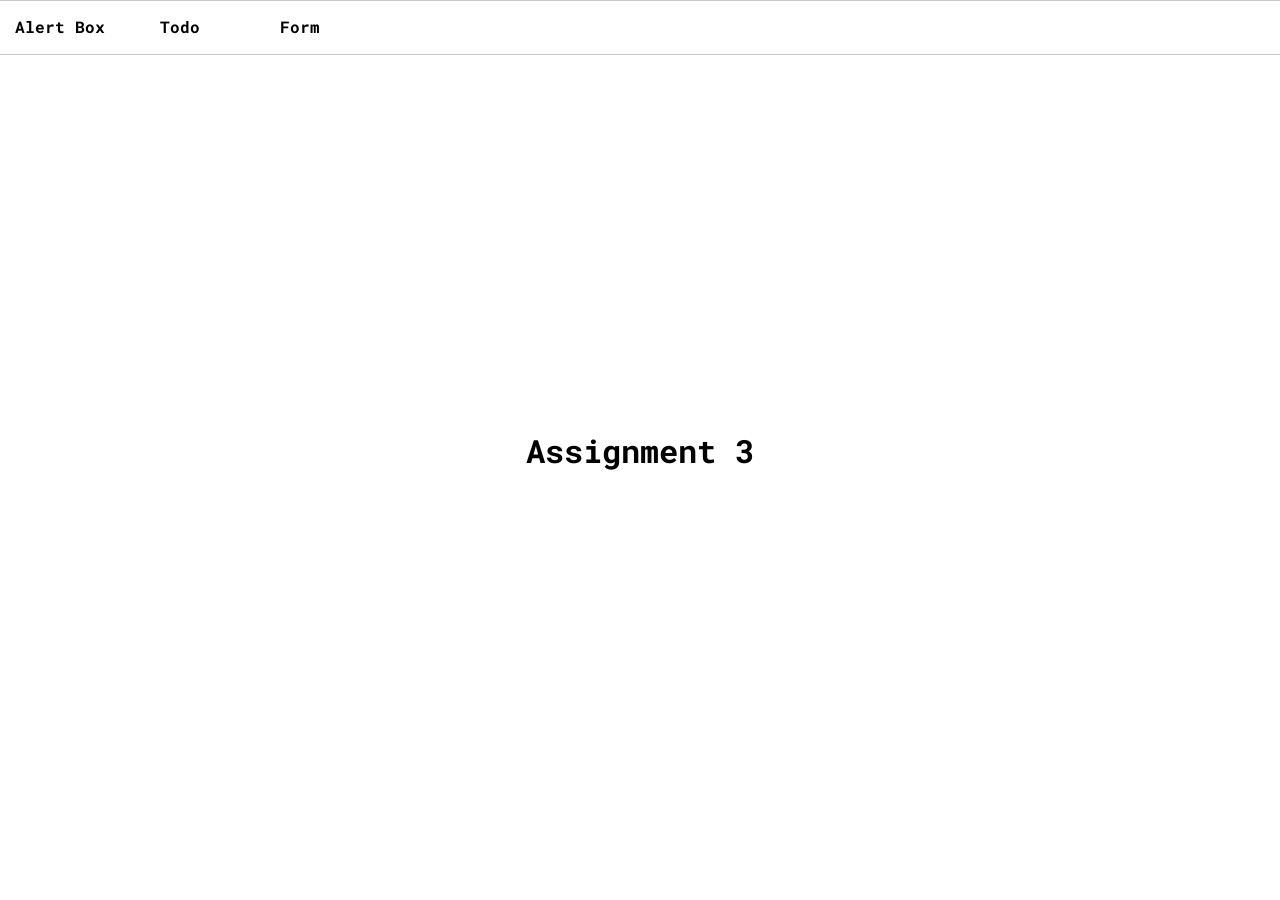
<file: assignment-3/index.html>
<!DOCTYPE html>
<html lang="en">
	<head>
		<meta charset="UTF-8" />
		<meta name="viewport" content="width=device-width, initial-scale=1.0" />
		<link rel="stylesheet" href="./style.css" />
		<title>Assignment 3</title>
	</head>
	<body>
		<nav>
			<ul class="nav">
				<li class="nav-item">
					<a href="#alert-box" class="nav-link alert">Alert Box</a>
				</li>
				<li class="nav-item"><a href="#todo" class="nav-link todo">Todo</a></li>
				<li class="nav-item"><a href="#form" class="nav-link form">Form</a></li>
			</ul>
		</nav>
		<div class="container">
			<div class="default-page">
				<h1>Assignment 3</h1>
			</div>

			<div class="alert-page">
				<button class="open-dialog">Open dialog</button>
				<div class="modal">
					<div class="modal-dialog">
						<div class="dialog-body">
							<h3 class="dialog-title">Payment successful</h3>
							<p class="dialog-text">
								Your payment has been successfully submitted. We've sent you an email with
								all of the details of your order.
							</p>
							<button class="close-dialog">Got it,thanks!</button>
						</div>
					</div>
				</div>
			</div>

			<div class="todo-page">
				<div class="todo-form-layout">
					<h2 class="todo-title">Todo App</h2>
					<form method="post" class="todo-form">
						<input
							type="text"
							name="todo-item"
							id="todo-item"
							placeholder="Enter new todo"
						/>
						<span class="todo-error">Input must be filled!</span>
						<button class="todo-btn">Add Todo</button>
					</form>
					<hr class="divider" />
					<input
						type="text"
						name="search-task"
						id="search-task"
						class="search-task"
						placeholder="Search Todo"
					/>
					<ul class="todo-list"></ul>
				</div>
			</div>

			<div class="form-page">
				<div class="form-detail">
					<form method="post" class="form-validate">
						<h3 class="form-title">Login</h3>
						<div class="form-input">
							<label for="name">Name</label>
							<input type="text" name="name" id="name" />
							<span class="error name-error"
								>Name must include a lowercase letter and a number</span
							>
						</div>
						<div class="form-input">
							<label for="email">Email</label>
							<input type="email" name="email" id="email" />
							<span class="error email-error">Invalid email format</span>
						</div>
						<div class="form-input">
							<label for="password">Password</label>
							<input type="password" name="password" id="password" />
							<span class="error pwd-error">Password must be at least 6 characters</span>
						</div>
						<div class="form-input">
							<button class="form-btn">Log In</button>
						</div>
					</form>
				</div>
			</div>
		</div>

		<script src="./script.js"></script>
	</body>
</html>
</file>
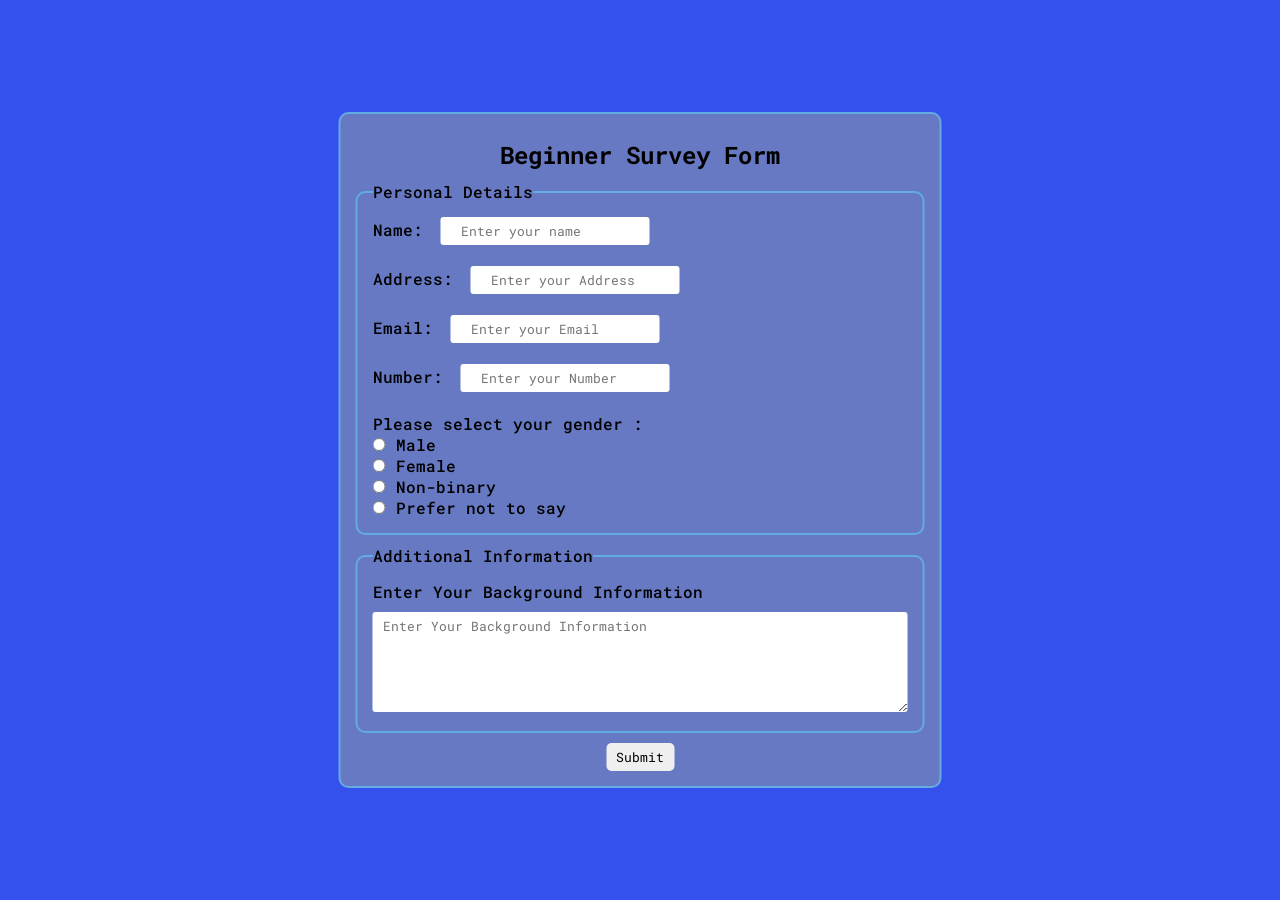
<file: assignment-1/p1/index.html>
<!DOCTYPE html>
<html lang="en">
    <head>
        <meta charset="UTF-8" />
        <meta name="viewport" content="width=device-width, initial-scale=1.0" />
        <link rel="stylesheet" href="./style.css" />
        <title>Beginner Survey Form</title>
    </head>
    <body>
        <form action="" method="post" id="survey-form" autocomplete="off">
            <h2 class="survey-title">Beginner Survey Form</h2>
            <fieldset class="survey-field-1">
                <legend>Personal Details</legend>
                <div class="survey-box">
                    <!-- name -->
                    <label for="name" class="survey-label">Name: </label>
                    <input
                        type="text"
                        name="name"
                        placeholder="Enter your name"
                    />
                </div>
                <br />
                <div class="survey-box">
                    <!-- address -->
                    <label for="address" class="survey-label">Address: </label>
                    <input
                        type="text"
                        name="address"
                        placeholder="Enter your Address"
                    />
                </div>
                <br />
                <div class="survey-box">
                    <!-- email -->
                    <label for="email" class="survey-label">Email: </label>
                    <input
                        type="email"
                        name="email"
                        placeholder="Enter your Email"
                    />
                </div>
                <br />
                <div class="survey-box">
                    <!-- number -->
                    <label for="number" class="survey-label">Number: </label>
                    <input
                        type="number"
                        name="number"
                        placeholder="Enter your Number"
                    />
                </div>
                <br />
                <div class="survey-box">
                    <!-- gender selection -->
                    <label for="gender">Please select your gender : </label>
                    <br />
                    <input type="radio" name="gender" id="male" />
                    <label for="male">Male</label>
                    <br />
                    <input type="radio" name="gender" id="female" />
                    <label for="female">Female</label>
                    <br />
                    <input type="radio" name="gender" id="non-binary" />
                    <label for="non-binary">Non-binary</label>
                    <br />
                    <input type="radio" name="gender" id="prefer-not-to-say" />
                    <label for="prefer-not-to-say">Prefer not to say</label>
                </div>
            </fieldset>
            <!-- additional information -->
            <fieldset class="survey-field-2">
                <legend>Additional Information</legend>
                <div class="survey-box">
                    <label for="additional-info" class="info-label"
                        >Enter Your Background Information</label
                    >
                    <textarea
                        name="additional-info"
                        id="additional-info"
                        class="info-box"
                        placeholder="Enter Your Background Information"
                    ></textarea>
                </div>
            </fieldset>
            <button type="submit" class="submitBtn">Submit</button>
        </form>
    </body>
</html>
</file>
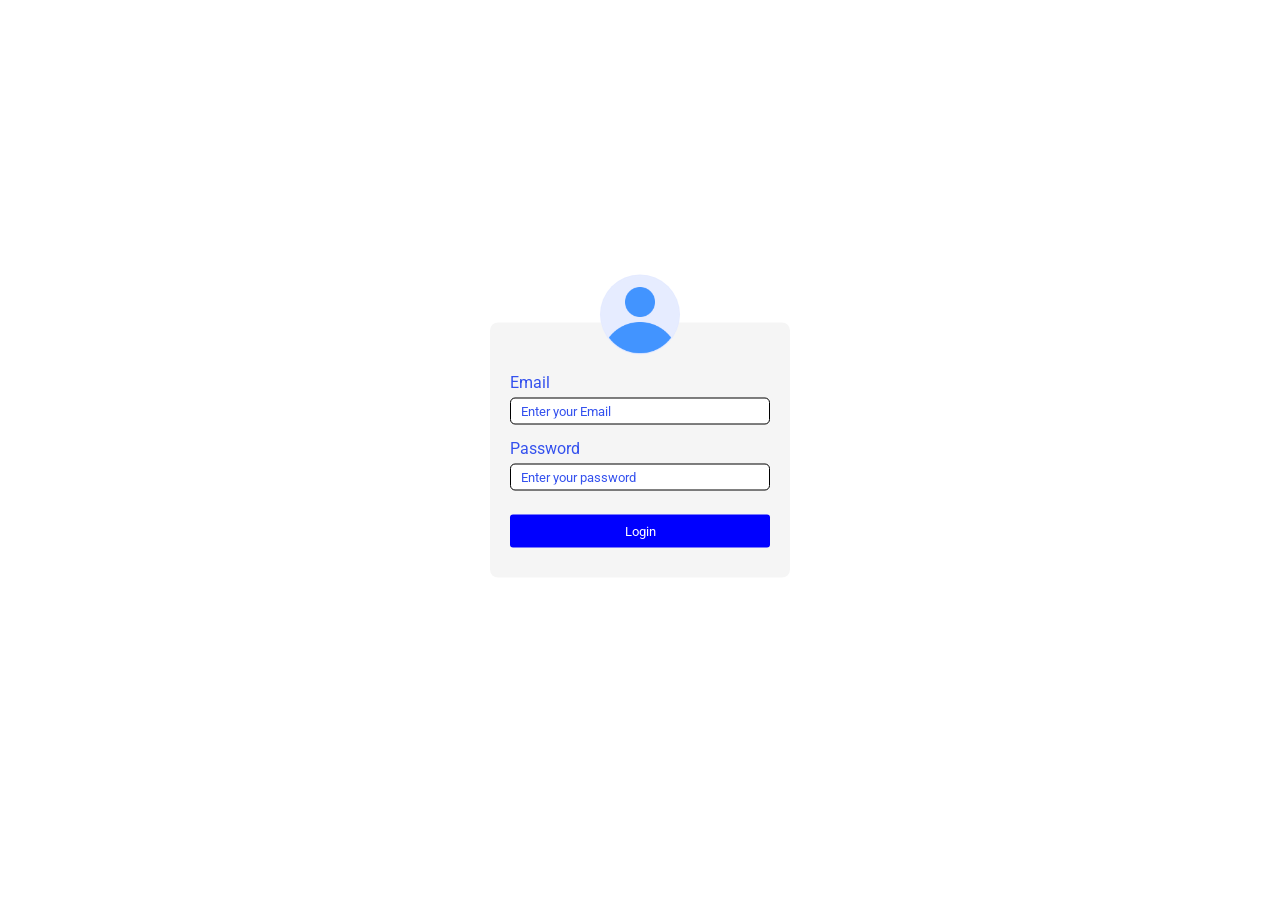
<file: assignment-1/p2/index.html>
<!DOCTYPE html>
<html lang="en">
    <head>
        <meta charset="UTF-8" />
        <meta name="viewport" content="width=device-width, initial-scale=1.0" />
        <link
            rel="stylesheet"
            href="https://cdnjs.cloudflare.com/ajax/libs/font-awesome/6.4.0/css/all.min.css"
            integrity="sha512-iecdLmaskl7CVkqkXNQ/ZH/XLlvWZOJyj7Yy7tcenmpD1ypASozpmT/E0iPtmFIB46ZmdtAc9eNBvH0H/ZpiBw=="
            crossorigin="anonymous"
            referrerpolicy="no-referrer"
        />
        <link rel="stylesheet" href="./style.css" />
        <title>Login Form</title>
    </head>
    <body>
        <form action="" id="login-form" autocomplete="off">
            <div class="avatar-circle">
               <img src="./profile.png" alt="profile cover" class="avatar-img">
            </div>
            <div class="login-box">
                <label class="login-label" for="email">Email</label>
                <br />
                <input
                    type="email"
                    name="email"
                    placeholder="Enter your Email"
                />
            </div>
            <div class="login-box">
                <label class="login-label" for="password">Password</label>
                <br />
                <input
                    type="password"
                    name="password"
                    placeholder="Enter your password"
                />
            </div>

            <button type="submit" class="submitBtn">Login</button>
        </form>
    </body>
</html>
</file>
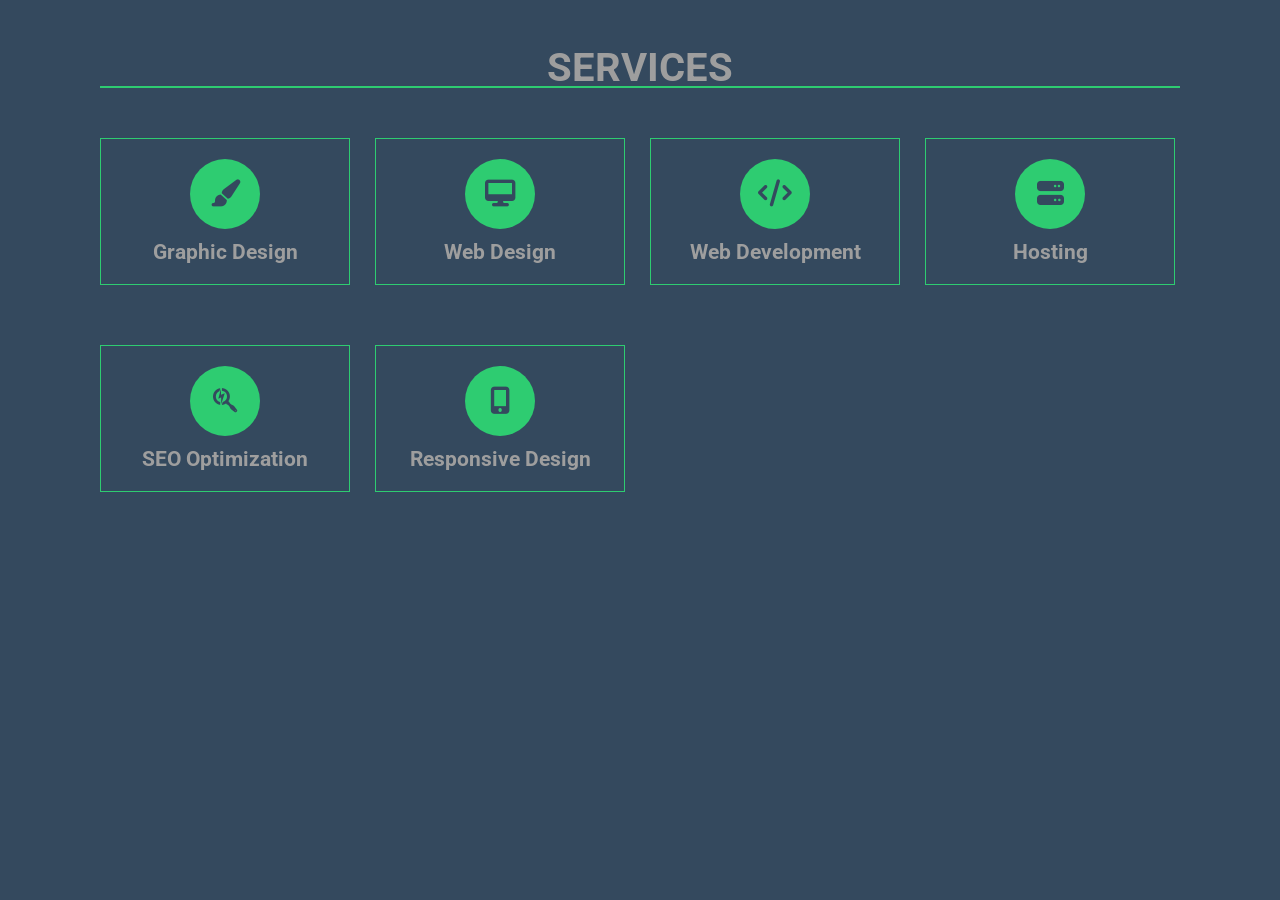
<file: assignment-1/p3/index.html>
<!DOCTYPE html>
<html lang="en">
    <head>
        <meta charset="UTF-8" />
        <meta name="viewport" content="width=device-width, initial-scale=1.0" />
        <link
            rel="stylesheet"
            href="https://cdnjs.cloudflare.com/ajax/libs/font-awesome/6.4.0/css/all.min.css"
            integrity="sha512-iecdLmaskl7CVkqkXNQ/ZH/XLlvWZOJyj7Yy7tcenmpD1ypASozpmT/E0iPtmFIB46ZmdtAc9eNBvH0H/ZpiBw=="
            crossorigin="anonymous"
            referrerpolicy="no-referrer"
        />
        <link rel="stylesheet" href="./style.css" />
        <title>Services</title>
    </head>
    <body>
        <section id="services">
            <div class="service-header">
                <h2 class="service-title">services</h2>
                <hr class="title-bar" />
            </div>
            <div class="service-body">
                <div class="service-card">
                    <div class="circle">
                        <i class="fa-solid fa-paintbrush fa-xl"></i>
                    </div>
                    <h3>Graphic Design</h3>
                </div>
                <div class="service-card">
                    <div class="circle">
                        <i class="fa-solid fa-desktop fa-xl"></i>
                    </div>
                    <h3>Web Design</h3>
                </div>
                <div class="service-card">
                    <div class="circle">
                        <i class="fa-solid fa-code fa-xl"></i>
                    </div>
                    <h3>Web Development</h3>
                </div>
                <div class="service-card">
                    <div class="circle">
                        <i class="fa-solid fa-server fa-xl"></i>
                    </div>
                    <h3>Hosting</h3>
                </div>
                <div class="service-card">
                    <div class="circle">
                        <i class="fa-brands fa-searchengin fa-xl"></i>
                    </div>
                    <h3>SEO Optimization</h3>
                </div>
                <div class="service-card">
                    <div class="circle">
                        <i class="fa-solid fa-mobile-screen-button fa-xl"></i>
                    </div>
                    <h3>Responsive Design</h3>
                </div>
            </div>
        </section>
    </body>
</html>
</file>
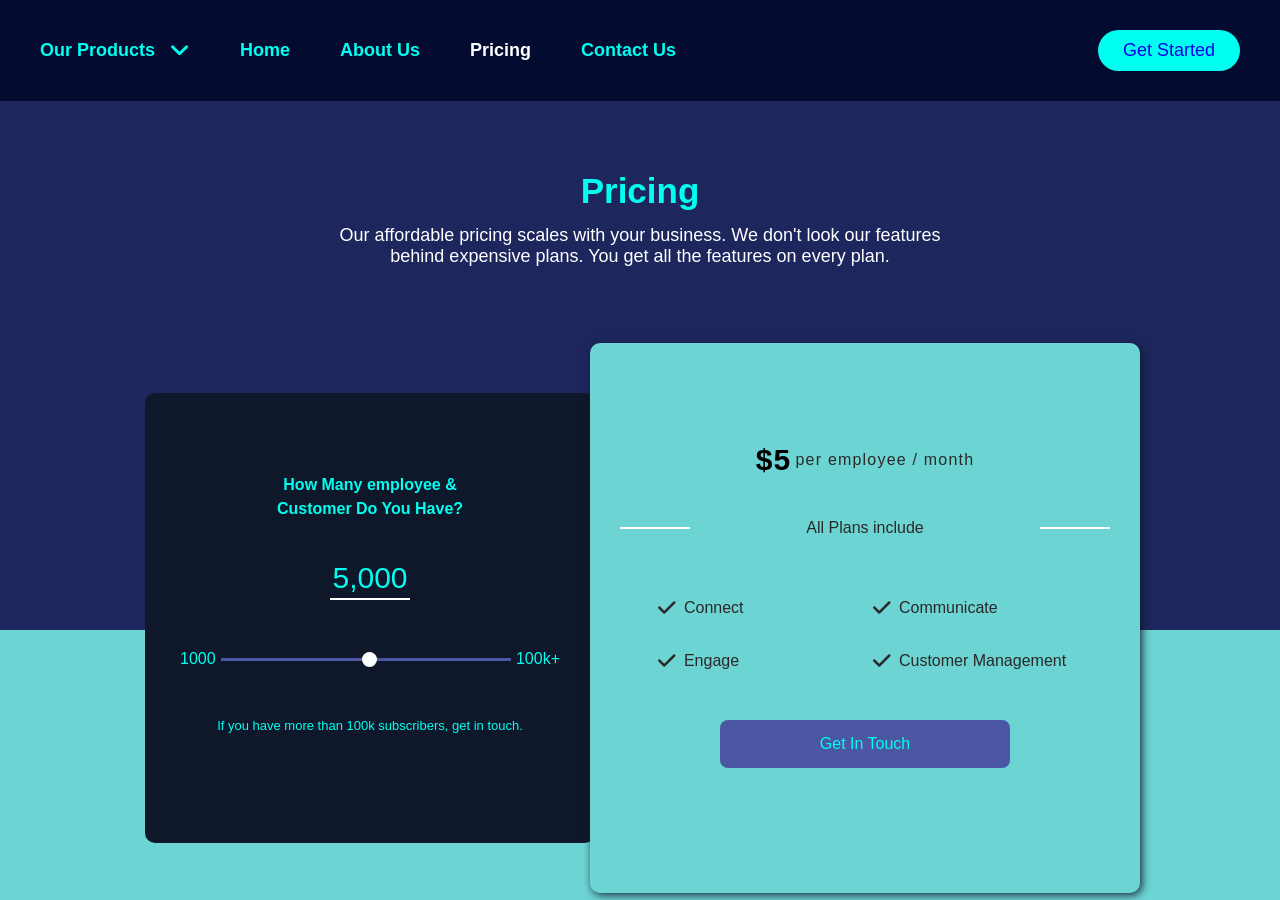
<file: assignment-1/p4/index.html>
<!DOCTYPE html>
<html lang="en">
    <head>
        <meta charset="UTF-8" />
        <meta name="viewport" content="width=device-width, initial-scale=1.0" />
        <link
            rel="stylesheet"
            href="https://cdnjs.cloudflare.com/ajax/libs/font-awesome/6.4.0/css/all.min.css"
            integrity="sha512-iecdLmaskl7CVkqkXNQ/ZH/XLlvWZOJyj7Yy7tcenmpD1ypASozpmT/E0iPtmFIB46ZmdtAc9eNBvH0H/ZpiBw=="
            crossorigin="anonymous"
            referrerpolicy="no-referrer"
        />
        <link rel="stylesheet" href="./style.css" />
        <title>Pricing</title>
    </head>
    <body>
        <header>
            <nav class="main-nav">
                <ul class="nav-link">
                    <li class="nav-link-item">
                        <a href="#"
                            >Our Products
                            <i
                                class="fa-solid fa-angle-down fa-lg"
                                style="margin-left: 10px"
                            ></i>
                        </a>
                    </li>
                    <li class="nav-link-item">
                        <a href="#">Home</a>
                    </li>
                    <li class="nav-link-item">
                        <a href="#">About Us</a>
                    </li>
                    <li class="nav-link-item">
                        <a href="#" class="active">Pricing</a>
                    </li>
                    <li class="nav-link-item">
                        <a href="#">Contact Us</a>
                    </li>
                </ul>
                <a href="#get-started" class="nav-btn">Get Started</a>
            </nav>
        </header>
        <section class="hero-content">
            <div class="upper">
                <h1 class="upper-title">Pricing</h1>
                <p class="upper-text">
                    Our affordable pricing scales with your business. We don't
                    look our features behind expensive plans. You get all the
                    features on every plan.
                </p>
            </div>
            <div class="card">
                <div class="left-card">
                    <p class="left-card-text">
                        How Many employee & <br />
                        Customer Do You Have?
                    </p>
                    <p class="text-h2">5,000</p>
                    <hr class="left-card-hr" />
                    <div class="progress-bar">
                        <span class="bar-text">1000</span>
                        <hr class="progress-hr" />
                        <span class="bar-text">100k+</span>
                        <div class="progress-circle"></div>
                    </div>
                    <p class="left-card-text2">
                        If you have more than 100k subscribers, get in touch.
                    </p>
                </div>
                <div class="right-card">
                    <div class="right-card-title">
                        <p class="dollar">$5</p>
                        <span> per employee / month</span>
                    </div>
                    <div class="plan">
                        <div class="plan-text">
                            <hr class="plan-hr" />
                            <div class="plan-title">All Plans include</div>
                        </div>
                        <ul class="plan-list">
                            <li class="plan-list-item">
                                <i class="fa-solid fa-check fa-lg"></i>
                                Connect
                            </li>
                            <li class="plan-list-item">
                                <i class="fa-solid fa-check fa-lg"></i>
                                Communicate
                            </li>
                            <li class="plan-list-item">
                                <i class="fa-solid fa-check fa-lg"></i>
                                Engage
                            </li>
                            <li class="plan-list-item">
                                <i class="fa-solid fa-check fa-lg"></i>
                                Customer Management
                            </li>
                        </ul>
                    </div>
                    <a class="right-btn">Get In Touch</a>
                </div>
            </div>
        </section>
    </body>
</html>
</file>
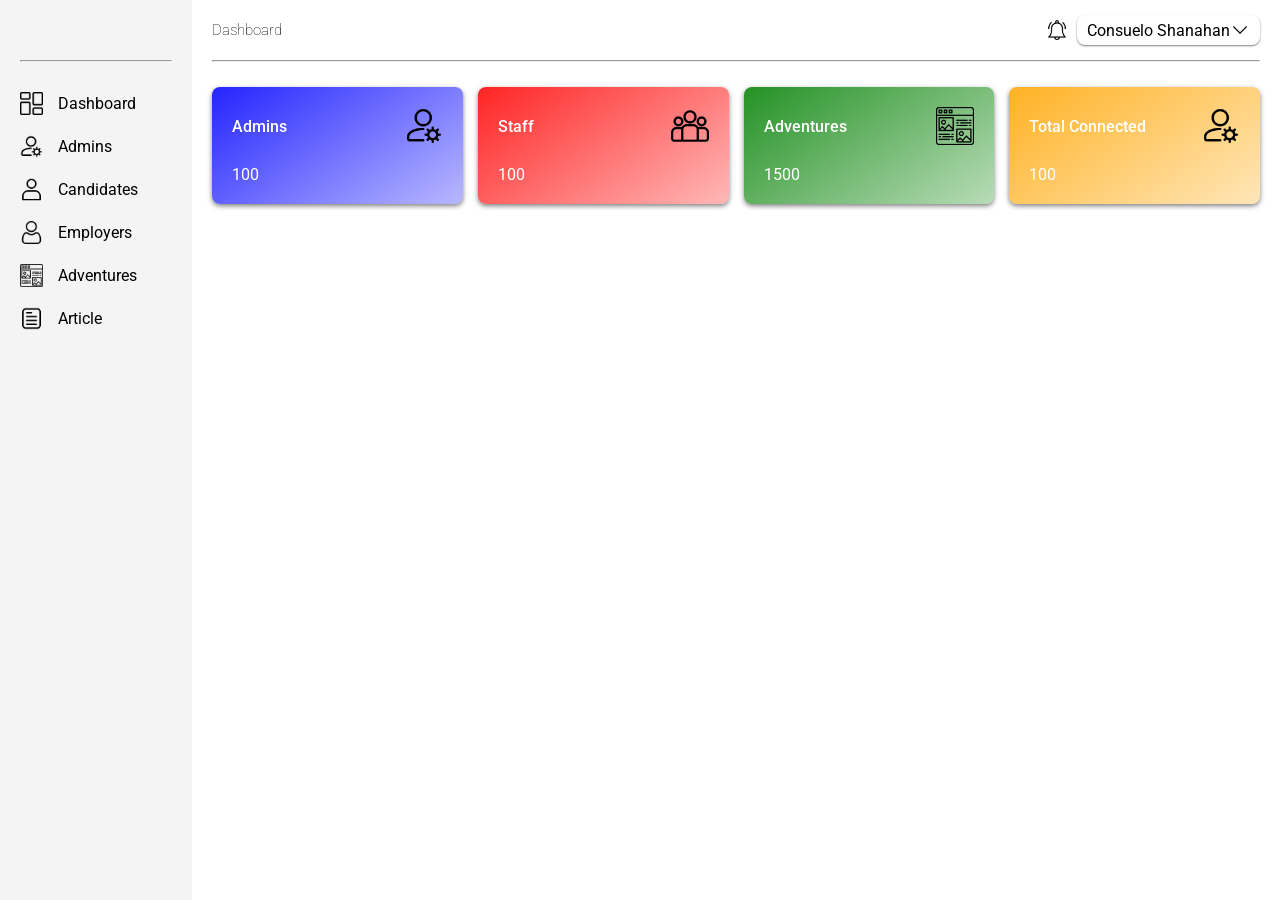
<file: assignment-2/p1/index.html>
<!DOCTYPE html>
<html lang="en">
	<head>
		<meta charset="UTF-8" />
		<meta name="viewport" content="width=device-width, initial-scale=1.0" />
		<link rel="stylesheet" href="./style.css" />
		<title>Dashboard</title>
	</head>
	<body>
		<div class="parent">
			<div class="side-nav">
				<hr class="side-nav-hr" />
				<nav>
					<ul class="navbar">
						<li class="navlink">
							<a href="#dashboard">
								<img
									src="./imgs/dashboard.png"
									alt="dashboard"
									class="side-nav-icon"
								/>
								<span>Dashboard</span>
							</a>
						</li>
						<li class="navlink">
							<a href="#admins">
								<img src="./imgs/setting.png" alt="admin" class="side-nav-icon" />
								<span>Admins</span>
							</a>
						</li>
						<li class="navlink">
							<a href="#candidates">
								<img src="./imgs/user.png" alt="admin" class="side-nav-icon" />
								<span>Candidates</span>
							</a>
						</li>
						<li class="navlink">
							<a href="#employers">
								<img src="./imgs/employer.png" alt="admin" class="side-nav-icon" />
								<span>Employers</span>
							</a>
						</li>
						<li class="navlink">
							<a href="#adventures">
								<img src="./imgs/adventure.png" alt="admin" class="side-nav-icon" />
								<span>Adventures</span>
							</a>
						</li>
						<li class="navlink">
							<a href="#article">
								<img src="./imgs/article.png" alt="admin" class="side-nav-icon" />
								<span>Article</span>
							</a>
						</li>
					</ul>
				</nav>
			</div>
			<div class="main-side">
				<div class="main-header">
					<p>Dashboard</p>
					<div class="left-header">
						<img src="./imgs/notification.png" alt="" />
						<div class="user">
							<span>Consuelo Shanahan</span>
							<img src="./imgs/down-arrow.png" alt="" />
						</div>
					</div>
				</div>
				<hr class="main-side-hr" />
				<div class="user-cards">
					<div class="card">
						<div class="state">
							<span>Admins</span>
							<img src="./imgs/setting.png" alt="admin" class="main-side-icon" />
						</div>
						<p class="quantity">100</p>
					</div>
					<div class="card">
						<div class="state">
							<span>Staff</span>
							<img src="./imgs/staff.png" alt="admin" class="main-side-icon" />
						</div>
						<p class="quantity">100</p>
					</div>
					<div class="card">
						<div class="state">
							<span>Adventures</span>
							<img src="./imgs/adventure.png" alt="admin" class="main-side-icon" />
						</div>
						<p class="quantity">1500</p>
					</div>
					<div class="card">
						<div class="state">
							<span>Total Connected</span>
							<img src="./imgs/setting.png" alt="admin" class="main-side-icon" />
						</div>
						<p class="quantity">100</p>
					</div>
				</div>
			</div>
		</div>
	</body>
</html>
</file>
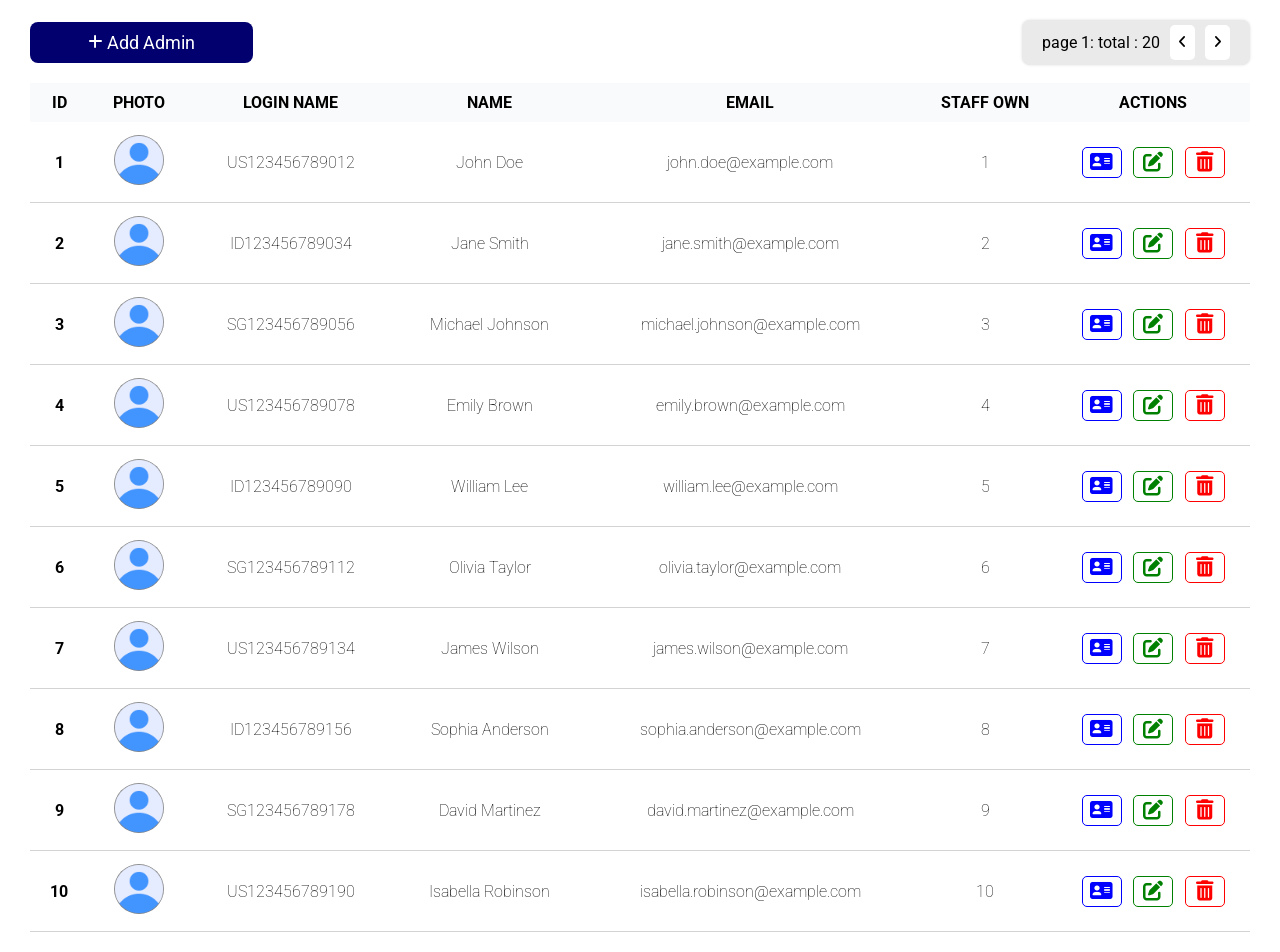
<file: assignment-2/p2/index.html>
<!DOCTYPE html>
<html lang="en">
	<head>
		<meta charset="UTF-8" />
		<meta name="viewport" content="width=device-width, initial-scale=1.0" />
		<link
			rel="stylesheet"
			href="https://cdnjs.cloudflare.com/ajax/libs/font-awesome/6.4.0/css/all.min.css"
			integrity="sha512-iecdLmaskl7CVkqkXNQ/ZH/XLlvWZOJyj7Yy7tcenmpD1ypASozpmT/E0iPtmFIB46ZmdtAc9eNBvH0H/ZpiBw=="
			crossorigin="anonymous"
			referrerpolicy="no-referrer"
		/>
		<link rel="stylesheet" href="./style.css" />
		<title>Admin Dashboard</title>
	</head>
	<body>
		<div class="parent">
			<div class="admin-header">
				<button class="add-btn">
					<i class="fa-solid fa-plus fa-sm"></i>
					Add Admin
				</button>
				<div class="page-pagination">
					<div>
						page 1: total : 20
						<p class="pre-next-btn">
							<span class="pre-btn">
								<i class="fa-solid fa-angle-left fa-sm"></i>
							</span>
							<span class="next-btn">
								<i class="fa-solid fa-angle-right fa-sm"></i>
							</span>
						</p>
					</div>
				</div>
			</div>
			<table class="user-lists">
				<thead>
					<tr class="list-title">
						<th>id</th>
						<th>photo</th>
						<th>login name</th>
						<th>name</th>
						<th>email</th>
						<th>staff own</th>
						<th>Actions</th>
					</tr>
				</thead>
				<tbody>
					<tr>
						<td>1</td>
						<td>
							<img src="./imgs/profile.png" alt="profile_pic" class="circle" />
						</td>
						<td>US123456789012</td>
						<td>John Doe</td>
						<td>john.doe@example.com</td>
						<td>1</td>
						<td>
							<div class="action-btns">
								<span class="action-icon">
									<i class="fa-solid fa-address-card fa-lg"></i>
								</span>
								<span class="action-icon">
									<i class="fa-solid fa-pen-to-square fa-lg"></i>
								</span>
								<span class="action-icon">
									<i class="fa-solid fa-trash-can fa-lg"></i>
								</span>
							</div>
						</td>
					</tr>
					<tr>
						<td>2</td>
						<td>
							<img src="./imgs/profile.png" alt="profile_pic" class="circle" />
						</td>
						<td>ID123456789034</td>
						<td>Jane Smith</td>
						<td>jane.smith@example.com</td>
						<td>2</td>
						<td>
							<div class="action-btns">
								<span class="action-icon">
									<i class="fa-solid fa-address-card fa-lg"></i>
								</span>
								<span class="action-icon">
									<i class="fa-solid fa-pen-to-square fa-lg"></i>
								</span>
								<span class="action-icon">
									<i class="fa-solid fa-trash-can fa-lg"></i>
								</span>
							</div>
						</td>
					</tr>
					<tr>
						<td>3</td>
						<td>
							<img src="./imgs/profile.png" alt="profile_pic" class="circle" />
						</td>
						<td>SG123456789056</td>
						<td>Michael Johnson</td>
						<td>michael.johnson@example.com</td>
						<td>3</td>
						<td>
							<div class="action-btns">
								<span class="action-icon">
									<i class="fa-solid fa-address-card fa-lg"></i>
								</span>
								<span class="action-icon">
									<i class="fa-solid fa-pen-to-square fa-lg"></i>
								</span>
								<span class="action-icon">
									<i class="fa-solid fa-trash-can fa-lg"></i>
								</span>
							</div>
						</td>
					</tr>
					<tr>
						<td>4</td>
						<td>
							<img src="./imgs/profile.png" alt="profile_pic" class="circle" />
						</td>
						<td>US123456789078</td>
						<td>Emily Brown</td>
						<td>emily.brown@example.com</td>
						<td>4</td>
						<td>
							<div class="action-btns">
								<span class="action-icon">
									<i class="fa-solid fa-address-card fa-lg"></i>
								</span>
								<span class="action-icon">
									<i class="fa-solid fa-pen-to-square fa-lg"></i>
								</span>
								<span class="action-icon">
									<i class="fa-solid fa-trash-can fa-lg"></i>
								</span>
							</div>
						</td>
					</tr>
					<tr>
						<td>5</td>
						<td>
							<img src="./imgs/profile.png" alt="profile_pic" class="circle" />
						</td>
						<td>ID123456789090</td>
						<td>William Lee</td>
						<td>william.lee@example.com</td>
						<td>5</td>
						<td>
							<div class="action-btns">
								<span class="action-icon">
									<i class="fa-solid fa-address-card fa-lg"></i>
								</span>
								<span class="action-icon">
									<i class="fa-solid fa-pen-to-square fa-lg"></i>
								</span>
								<span class="action-icon">
									<i class="fa-solid fa-trash-can fa-lg"></i>
								</span>
							</div>
						</td>
					</tr>
					<tr>
						<td>6</td>
						<td>
							<img src="./imgs/profile.png" alt="profile_pic" class="circle" />
						</td>
						<td>SG123456789112</td>
						<td>Olivia Taylor</td>
						<td>olivia.taylor@example.com</td>
						<td>6</td>
						<td>
							<div class="action-btns">
								<span class="action-icon">
									<i class="fa-solid fa-address-card fa-lg"></i>
								</span>
								<span class="action-icon">
									<i class="fa-solid fa-pen-to-square fa-lg"></i>
								</span>
								<span class="action-icon">
									<i class="fa-solid fa-trash-can fa-lg"></i>
								</span>
							</div>
						</td>
					</tr>
					<tr>
						<td>7</td>
						<td>
							<img src="./imgs/profile.png" alt="profile_pic" class="circle" />
						</td>
						<td>US123456789134</td>
						<td>James Wilson</td>
						<td>james.wilson@example.com</td>
						<td>7</td>
						<td>
							<div class="action-btns">
								<span class="action-icon">
									<i class="fa-solid fa-address-card fa-lg"></i>
								</span>
								<span class="action-icon">
									<i class="fa-solid fa-pen-to-square fa-lg"></i>
								</span>
								<span class="action-icon">
									<i class="fa-solid fa-trash-can fa-lg"></i>
								</span>
							</div>
						</td>
					</tr>
					<tr>
						<td>8</td>
						<td>
							<img src="./imgs/profile.png" alt="profile_pic" class="circle" />
						</td>
						<td>ID123456789156</td>
						<td>Sophia Anderson</td>
						<td>sophia.anderson@example.com</td>
						<td>8</td>
						<td>
							<div class="action-btns">
								<span class="action-icon">
									<i class="fa-solid fa-address-card fa-lg"></i>
								</span>
								<span class="action-icon">
									<i class="fa-solid fa-pen-to-square fa-lg"></i>
								</span>
								<span class="action-icon">
									<i class="fa-solid fa-trash-can fa-lg"></i>
								</span>
							</div>
						</td>
					</tr>
					<tr>
						<td>9</td>
						<td>
							<img src="./imgs/profile.png" alt="profile_pic" class="circle" />
						</td>
						<td>SG123456789178</td>
						<td>David Martinez</td>
						<td>david.martinez@example.com</td>
						<td>9</td>
						<td>
							<div class="action-btns">
								<span class="action-icon">
									<i class="fa-solid fa-address-card fa-lg"></i>
								</span>
								<span class="action-icon">
									<i class="fa-solid fa-pen-to-square fa-lg"></i>
								</span>
								<span class="action-icon">
									<i class="fa-solid fa-trash-can fa-lg"></i>
								</span>
							</div>
						</td>
					</tr>
					<tr>
						<td>10</td>
						<td>
							<img src="./imgs/profile.png" alt="profile_pic" class="circle" />
						</td>
						<td>US123456789190</td>
						<td>Isabella Robinson</td>
						<td>isabella.robinson@example.com</td>
						<td>10</td>
						<td>
							<div class="action-btns">
								<span class="action-icon">
									<i class="fa-solid fa-address-card fa-lg"></i>
								</span>
								<span class="action-icon">
									<i class="fa-solid fa-pen-to-square fa-lg"></i>
								</span>
								<span class="action-icon">
									<i class="fa-solid fa-trash-can fa-lg"></i>
								</span>
							</div>
						</td>
					</tr>
				</tbody>
			</table>
		</div>
	</body>
</html>
</file>
<file: assignment-3/style.css>
@import url("https://fonts.googleapis.com/css2?family=Roboto+Mono:wght@500;700&family=Roboto:wght@400;500;700&display=swap");

* {
	padding: 0;
	margin: 0;
	box-sizing: border-box;
	font-family: "Roboto", sans-serif;
	font-family: "Roboto Mono", monospace;
}

.alert-page,
.form-page,
.todo-page {
	display: none;
}

nav {
	position: fixed;
	width: 100%;
}

.nav {
	display: flex;
	align-items: center;
	list-style-type: none;
	border: 1px solid rgb(201, 201, 201);
	border-width: 1px 0;
}

.nav-link {
	width: 120px;
	font-weight: 700;
	text-align: center;
	text-decoration: none;
	display: inline-block;
	padding: 15px;
	color: #000;
	border-bottom: 2px solid transparent;
	transition: all 0.25s ease-in-out;
}

.nav-link.hover {
	color: blue;
	border-bottom-color: blue;
}

.container {
	display: flex;
	align-items: center;
	justify-content: center;
}

/* default page */
.default-page {
	position: absolute;
	left: 50%;
	top: 50%;
	transform: translate(-50%, -50%);
}

/* alert box page */
.modal {
	width: 100vw;
	height: 100vh;
	position: relative;
	display: flex;
	align-items: center;
	justify-content: center;
	visibility: hidden;
	opacity: 0;
	transition: all 0.25s ease-in-out;
}

.modal.showModal {
	background-color: #30303041;
	visibility: visible;
	opacity: 0.9;
}

.modal-dialog {
	box-shadow: 0 0 3px gray;
	border-radius: 10px;
	width: 600px;
	background-color: #fff;
}

.dialog-body {
	padding: 30px 25px;
}

.dialog-title {
	font-weight: 700;
}

.dialog-text {
	margin: 15px auto;
	color: #4d4c4c;
	font-size: 16px;
}

.open-dialog {
	position: absolute;
	top: 50%;
	left: 50%;
	transform: translate(-50%, -50%);
	padding: 10px 15px;
	border-radius: 8px;
	color: #0000ff;
	text-align: center;
	background-color: #d8d8d8;
	border: none;
	font-weight: 700;
	font-size: 17px;
}

.close-dialog {
	color: blue;
	padding: 10px;
	font-size: 16px;
	border: none;
	border-radius: 8px;
	background-color: #d8d8d8;
	text-align: center;
}

.open-dialog:hover,
.close-dialog:hover {
	cursor: pointer;
}

.active {
	color: blue;
	border-bottom-color: blue;
}

/* todo page */
.todo-form-layout {
	position: absolute;
	top: 10%;
	left: 50%;
	width: 300px;
	transform: translate(-50%, 0%);
	padding: 10px;
}

.todo-title {
	text-align: center;
	font-weight: 700;
	margin-bottom: 15px;
}

.todo-form-layout input {
	font-size: 15px;
	width: 100%;
	padding: 10px;
	border-radius: 5px;
	border: 1px solid gray;
}

.todo-form-layout input:focus {
	outline: none;
}

.todo-list {
	list-style-type: none;
	margin: 20px auto;
}

.todo-list li {
	padding: 10px 0px;
	display: flex;
	align-items: center;
	justify-content: space-between;
	border-bottom: 1px solid gray;
}

.delete-btn {
	font-size: 23px;
	color: red;
	border-radius: 100%;
	padding: 1px 5px;
	background-color: #000;
	margin-left: 10px;
	transition: all 0.2s ease-in-out;
}

.delete-btn:hover {
	box-shadow: 0 0 3px red;
	transform: scale(1.1);
}

.delete-btn:hover {
	cursor: pointer;
}

.todo-btn {
	display: block;
	padding: 8px 12px;
	border-radius: 5px;
	border: none;
	margin: 10px 0px;
	background-color: blue;
	color: #fff;
}

.todo-btn:hover {
	cursor: pointer;
}

.todo-error {
	color: red;
	display: none;
	margin-top: 5px;
	font-size: 14px;
}

.divider {
	display: none;
	border: none;
	border-radius: 10px;
	background: gray;
	height: 1px;
	width: 80%;
	margin: 5px auto 0px;
}

.divider.showDivider {
	display: block;
}

/* form validation page */
.form-detail {
	position: absolute;
	top: 50%;
	left: 50%;
	transform: translate(-50%, -50%);
	width: 350px;
	border-radius: 5px;
	box-shadow: 0 0 5px gray;
}

.form-validate {
	padding: 25px;
}

.form-input input {
	padding: 10px;
	width: 100%;
	border-radius: 5px;
	border: 1px solid gray;
}

.form-title {
	font-weight: 700;
}

.form-input {
	margin: 15px 0;
}

.form-input input:focus {
	outline: none;
}

.form-input label {
	display: inline-block;
	margin-bottom: 5px;
}

.form-btn {
	width: 100%;
	padding: 8px 0;
	background-color: blue;
	color: #fff;
	border: none;
	border-radius: 5px;
}

.form-btn:hover {
	cursor: pointer;
}

.error {
	color: red;
	font-size: 13px;
	margin-top: 3px;
	display: none;
}
</file>
<file: assignment-1/p1/style.css>
@import url("https://fonts.googleapis.com/css2?family=Roboto+Mono:wght@500;700&display=swap");

* {
    margin: 0;
    padding: 0;
    box-sizing: border-box;
    font-family: "Roboto Mono", monospace;
}

body {
    background-color: #3451ee;
}

#survey-form {
    font-weight: 500;
    position: absolute;
    top: 50%;
    left: 50%;
    transform: translate(-50%, -50%);
    border: 2px solid #62ace3;
    border-radius: 10px;
    padding: 15px;
    max-width: 700px;
    background-color: #6779c3;
    color: black;
}

.survey-title {
    text-align: center;
    margin: 10px auto;
    font-weight: 700;
}

.survey-field-1,
.survey-field-2 {
    margin-bottom: 10px;
    padding: 15px;
    border-radius: 10px;
    border: 2px solid #62ace3;
}

.survey-label {
    margin-right: 8px;
}

input[type="radio"] {
    accent-color: #62ace3;
}

.survey-box .info-box {
    margin-top: 10px;
    display: inline-block;
    width: 100%;
    height: 100px;
    border-radius: 3px;
    padding: 5px 10px;
    border: none;
    resize: vertical;
}

.survey-box input {
    border-radius: 3px;
    border: none;
    padding: 5px 20px;
}

.survey-box input:focus,
.survey-box .info-box:focus {
    outline: 2px solid #62ace3;
}

.submitBtn {
    display: block;
    margin: auto;
    border-radius: 5px;
    border: none;
    padding: 5px 10px;
}

.submitBtn:hover {
    cursor: pointer;
}
</file>
<file: assignment-1/p2/style.css>
@import url("https://fonts.googleapis.com/css2?family=Roboto+Mono:wght@500;700&family=Roboto:wght@500;700&display=swap");

* {
    margin: 0;
    padding: 0;
    font-family: "Roboto", sans-serif;
    box-sizing: border-box;
}

body {
    background-color: #ffffff;
}

#login-form {
    width: 300px;
    padding: 50px 20px 20px;
    border-radius: 8px;
    position: absolute;
    top: 50%;
    left: 50%;
    transform: translate(-50%, -50%);
    background-color: #f5f5f5;
}

.avatar-circle {
    display: flex;
    justify-content: center;
    align-items: center;
    position: absolute;
    top: 50%;
    left: 50%;
    transform: translate(-50%, -220%);
    width: 80px;
    height: 80px;
    background-color: #e5ebff;
    border-radius: 100%;
    overflow: hidden;
}

.avatar-img {
    width: 100%;
}

.login-box {
    margin-bottom: 14px;
}

.login-label {
    color: #3451ee;
}

.login-box input {
    width: 100%;
    margin-top: 6px;
    padding: 5px 10px;
    border: 1px solid black;
    border-radius: 5px;
}

.login-box input::placeholder {
    color: #3451ee;
    opacity: 1;
}

.login-box input:focus {
    outline: 1px solid #3451ee;
}

.submitBtn {
    display: inline-block;
    width: 100%;
    margin: 10px auto;
    padding: 9px;
    border: none;
    background-color: #0000ff;
    color: white;
    border-radius: 3px;
}

.submitBtn:hover {
    cursor: pointer;
}
</file>
<file: assignment-1/p3/style.css>
@import url("https://fonts.googleapis.com/css2?family=Roboto+Mono:wght@500;700&family=Roboto:wght@500;700&display=swap");

* {
    margin: 0;
    padding: 0;
    box-sizing: border-box;
    font-family: "Roboto", sans-serif;
    /* font-family: "Roboto Mono", monospace; */
}

body {
    font-weight: 500;
    background-color: #34495e;
    color: #9e9e9e;
}

#services {
    width: 1080px;
    margin: 50px auto;
}

.service-title {
    font-weight: 700;
    font-size: 40px;
    text-align: center;
    margin-bottom: 0;
    line-height: 0.9;
    text-transform: uppercase;
}

.title-bar {
    height: 2px;
    border: none;
    background-color: #2ecc71;
}

.service-body {
    margin: 50px auto;
    display: flex;
    align-items: center;
    gap: 60px 25px;
    justify-content: flex-start;
    flex-wrap: wrap;
}

.service-card {
    font-size: 18px;
    font-weight: 500;
    width: 250px;
    display: flex;
    flex-direction: column;
    row-gap: 10px;
    justify-content: center;
    align-items: center;
    padding: 20px 0px;
    border: 1px solid #2ecc71;
}

.circle {
    display: flex;
    justify-content: center;
    align-items: center;
    background-color: #2ecc71;
    color: #34495e;
    width: 70px;
    height: 70px;
    border-radius: 100%;
}
</file>
<file: assignment-1/p4/style.css>
@import url("https://fonts.googleapis.com/css2?family=Roboto+Mono:wght@500;700&display=swap");

* {
    margin: 0;
    padding: 0;
    box-sizing: border-box;
}

header {
    background-color: #040b30;
}

body {
    width: 100%;
    height: 100vh;
    font-family: "Roboto", sans-serif;
    background: linear-gradient(to bottom, #1d275e 70%, #6dd4d4 70%);
}

.box {
    border: 1px solid red;
}

.main-nav {
    font-size: 18px;
    max-width: 1200px;
    margin: 0 auto;
    padding: 30px 0px;
    display: flex;
    align-items: center;
    justify-content: space-between;
}

.nav-link {
    list-style-type: none;
    display: flex;
    align-items: center;
}

.nav-link-item {
    display: inline-block;
    margin-right: 50px;
    font-weight: bold;
}

.active {
    color: white !important;
}

.nav-link-item a {
    color: #00fff0;
    text-decoration: none;
}

.nav-link-item a:hover {
    color: white;
}

.nav-btn {
    text-decoration: none;
    background-color: #00fff0;
    border-radius: 25px;
    padding: 10px 25px;
}

.hero-content {
    position: relative;
    height: 60vh;
}

.upper {
    margin: 0 auto;
    text-align: center;
    width: 650px;
    padding-top: 70px;
}

.upper-title {
    color: #00fff0;
    font-size: 35px;
    margin-bottom: 14px;
}

.upper-text {
    font-size: 18px;
    color: white;
}

.card {
    position: relative;
    top: 65%;
    left: 50%;
    transform: translate(-50%, -50%);
    display: flex;
    justify-content: center;
    flex-direction: row;
    align-items: center;
}

.left-card {
    position: absolute;
    margin-left: -540px;
    color: #00fff0;
    background-color: #0f172a;
    border-radius: 10px;
    padding: 80px 30px;
    height: 450px;
    width: 450px;
}

.left-card-hr {
    margin: 3px auto 0px;
    width: 80px;
    background-color: #ffffff;
    border: none;
    height: 2px;
}

.left-card-text {
    line-height: 1.5;
    text-align: center;
    font-weight: bold;
}

.left-card-text2 {
    text-align: center;
    font-size: 13px;
}

.text-h2 {
    margin: 40px auto 0;
    text-align: center;
    font-size: 30px;
}

.progress-bar {
    position: relative;
    margin: 50px auto;
    display: flex;
    align-items: center;
    justify-content: space-between;
}

.progress-circle {
    position: absolute;
    left: 48%;
    background-color: white;
    width: 15px;
    height: 15px;
    border-radius: 100%;
}

.progress-hr {
    width: 100%;
    height: 3px;
    border: 1px solid #4b57a3;
    background-color: #4b57a3;
}

.bar-text {
    margin: 0 5px;
}

.right-card {
    position: absolute;
    margin-right: -450px;
    background-color: #6dd4d4;
    border-radius: 10px;
    padding: 100px 30px;
    height: 550px;
    width: 550px;
    box-shadow: 2px 2px 8px #0f172aea;
}

.right-btn {
    display: block;
    background-color: #4b57a3;
    margin: 0 auto;
    border: none;
    padding: 15px;
    text-align: center;
    border-radius: 8px;
    width: 290px;
    color: #00fff0;
}

.right-btn:hover {
    cursor: pointer;
}

.right-card-title {
    display: flex;
    letter-spacing: 1.2px;
    justify-content: center;
    align-items: center;
}

.dollar {
    font-size: 30px;
    font-weight: bold;
    margin-right: 4px;
}

.dollar + span {
    color: #2b2828;
}

.plan {
    margin: px auto;
}

.plan-text {
    margin: 50px auto;
    position: relative;
    display: flex;
    align-items: center;
}

.plan-hr {
    width: 100%;
    border: 1px solid white;
    background-color: white;
}

.plan-title {
    color: #2b2828;
    position: absolute;
    letter-spacing: 1.5;
    left: 50%;
    top: 50%;
    text-align: center;
    width: 350px;
    background-color: #6dd4d4;
    transform: translate(-50%, -50%);
}

.plan-list {
    color: #2b2828;
    list-style-type: none;
    display: flex;
    padding: 20px 30px;
    row-gap: 35px;
    flex-wrap: wrap;
    justify-content: space-around;
    align-items: center;
    margin: 30px auto;
}

.plan-list-item {
    color: #2b2828;
    width: 200px;
}

.plan-list-item i {
    margin-right: 4px;
}
</file>
<file: assignment-2/p1/style.css>
@import url("https://fonts.googleapis.com/css2?family=Roboto+Mono:wght@500;700&family=Roboto:wght@400;500;700&display=swap");
* {
	padding: 0;
	margin: 0;
	box-sizing: border-box;
	font-family: "Roboto", sans-serif;
	/* font-family: 'Roboto Mono', monospace; */
}

.box {
	border: 1px solid red;
}

.parent {
	display: flex;
	align-items: center;
}

/* side nav section */

.side-nav {
	font-weight: 400;
	width: 15%;
	height: 100vh;
	padding: 0 20px;
	background-color: #f4f4f4;
}

.side-nav-hr {
	margin: 60px 0 25px 0;
}

.side-nav-icon {
	width: 23px;
}

.navbar {
	list-style-type: none;
	display: flex;
	flex-direction: column;
}

@media (max-width: 992px) {
	.navbar {
		text-align: center;
	}

	.navlink a img {
		display: inline-block;
		margin: 0 auto;
	}
}

.navlink {
	margin-bottom: 10px;
}

.navlink a {
	display: flex;
	align-items: center;
	justify-content: flex-start;
	text-decoration: none;
	color: #000000;
	padding: 5px 0px;
}

.navbar a > span {
	margin-left: 15px;
}

/* main section */

.main-side {
	width: 85%;
	padding: 0 20px;
	height: 100vh;
}

.main-side-icon {
	width: 38px;
}

.main-header {
	display: flex;
	padding: 15px 0;
	align-items: center;
	justify-content: space-between;
}

.main-header > p {
	font-size: 15px;
	font-weight: lighter;
}

.user {
	display: flex;
	align-items: center;
	border-radius: 8px;
	padding: 5px 10px;
	margin-left: 10px;
	border-width: 0 0 1px;
	box-shadow: 0 1px 2px gray;
}

/* .user span {
	margin: 0 10px;
} */

.main-header img {
	width: 20px;
}

.left-header {
	display: flex;
	align-items: center;
}

.main-side-hr {
	margin-bottom: 25px;
}

.state span {
	font-weight: 500;
}

.user-cards {
	display: grid;
	grid-template-columns: repeat(4, minmax(0, 1fr));
	grid-template-rows: auto;
	gap: 15px;
}

@media (max-width: 992px) {
	.user-cards {
		grid-template-columns: repeat(2, minmax(0, 1fr));
		grid-template-rows: auto auto;
	}

	.navlink a > span {
		display: none;
	}
}

@media (max-width: 578px) {
	.user-cards {
		grid-template-columns: repeat(1, minmax(0, 1fr));
		grid-template-rows: auto auto auto auto;
	}
}

.card {
	padding: 20px;
	border-radius: 8px;
	box-shadow: 0px 2px 5px #2c2b2b9a;
}

.card:nth-child(1) {
	background-image: linear-gradient(145deg, #0000ffdb, #0000ff47);
}

.card:nth-child(2) {
	background-image: linear-gradient(145deg, #ff0000db, #ff000047);
}

.card:nth-child(3) {
	background-image: linear-gradient(145deg, #008000db, #00800047);
}

.card:nth-child(4) {
	background-image: linear-gradient(145deg, #ffa500db, #ffa50047);
}

.state {
	display: flex;
	align-items: center;
	justify-content: space-between;
	margin-bottom: 20px;
}

.card span,
.card .quantity {
	color: white;
}
</file>
<file: assignment-2/p2/style.css>
@import url("https://fonts.googleapis.com/css2?family=Roboto+Mono:wght@500;700&family=Roboto:wght@400;500;700&display=swap");

* {
	padding: 0;
	margin: 0;
	font-family: "Roboto", sans-serif;
	box-sizing: border-box;
}

.box {
	border: 1px solid red;
}

.parent {
	padding: 20px 30px;
}

.admin-header {
	display: flex;
	align-items: center;
	justify-content: space-between;
	margin-bottom: 18px;
	color: #000000;
}

@media (max-width: 578px) {
	.admin-header {
		flex-direction: column;
		align-items: flex-start;
		row-gap: 10px;
	}
}

.page-pagination {
	overflow: hidden;
	border-radius: 8px;
	box-shadow: 0 0 3px #dfdfdf;
	background-color: #eaeaea;
	padding: 5px 20px;
	border: none;
}

.page-pagination div {
	display: flex;
	align-items: center;
}

.pre-next-btn {
	margin-left: 10px;
	display: flex;
	column-gap: 10px;
	align-items: center;
}

.pre-btn,
.next-btn {
	padding: 8px;
	background-color: #ffffff;
	border-radius: 5px;
	box-shadow: 0 4px 3x #ffffff;
}

.pre-next-btn span:hover {
	cursor: pointer;
}

.add-btn {
	font-size: 18px;
	padding: 10px 58px;
	border-radius: 8px;
	border: none;
	background-color: #02006e;
	color: white;
}

.add-btn:hover {
	cursor: pointer;
}

.user-lists {
	overflow-x: scroll;
	border-collapse: collapse;
	width: 100%;
	border-radius: 5px;
	font-weight: lighter;
}

.list-title th {
	text-align: center;
	font-weight: bold;
	text-transform: uppercase;
	padding: 10px;
	background-color: #f9fafb;
}

tbody tr {
	text-align: center;
	vertical-align: middle;
	border-bottom: 1px solid #d3d3d3;
}

tbody tr td:first-child {
	font-weight: bold;
}

tbody td {
	padding: 13px;
}

.circle {
	margin: 0 auto;
	width: 50px;
	height: 50px;
	border-radius: 100%;
	background-color: gray;
}

.action-btns {
	display: flex;
	align-items: center;
	justify-content: space-evenly;
}

.action-icon {
	border: 1px solid;
	border-radius: 5px;
	padding: 5px;
	width: 40px;
	height: inherit;
}

.action-icon:hover {
	cursor: pointer;
}

@media (max-width: 992px) {
	.action-icon {
		margin-right: 5px;
	}
}

.action-btns span:nth-child(1) {
	color: #0000ff;
	border-color: #0000ff;
}

.action-btns span:nth-child(2) {
	color: #008000;
	border-color: #008000;
}

.action-btns span:nth-child(3) {
	color: #ff0000;
	border-color: #ff0000;
}
</file>
